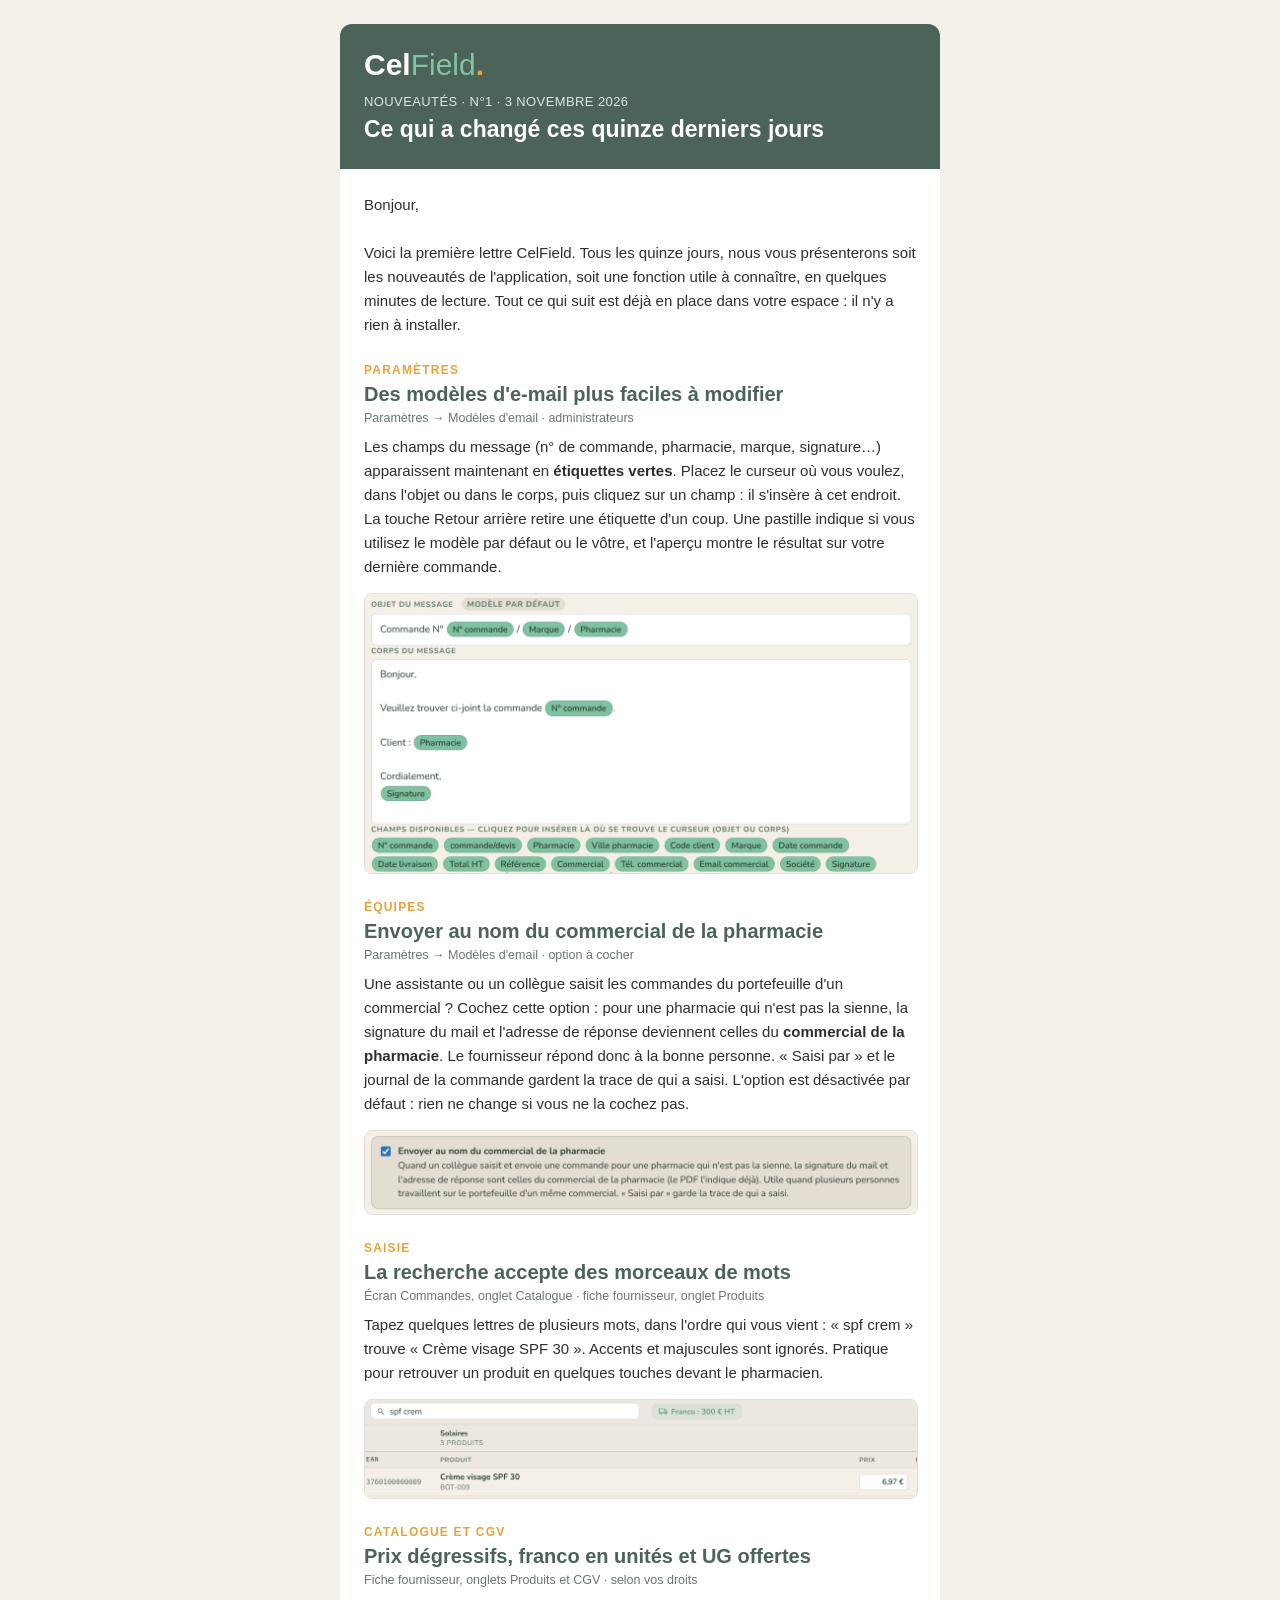
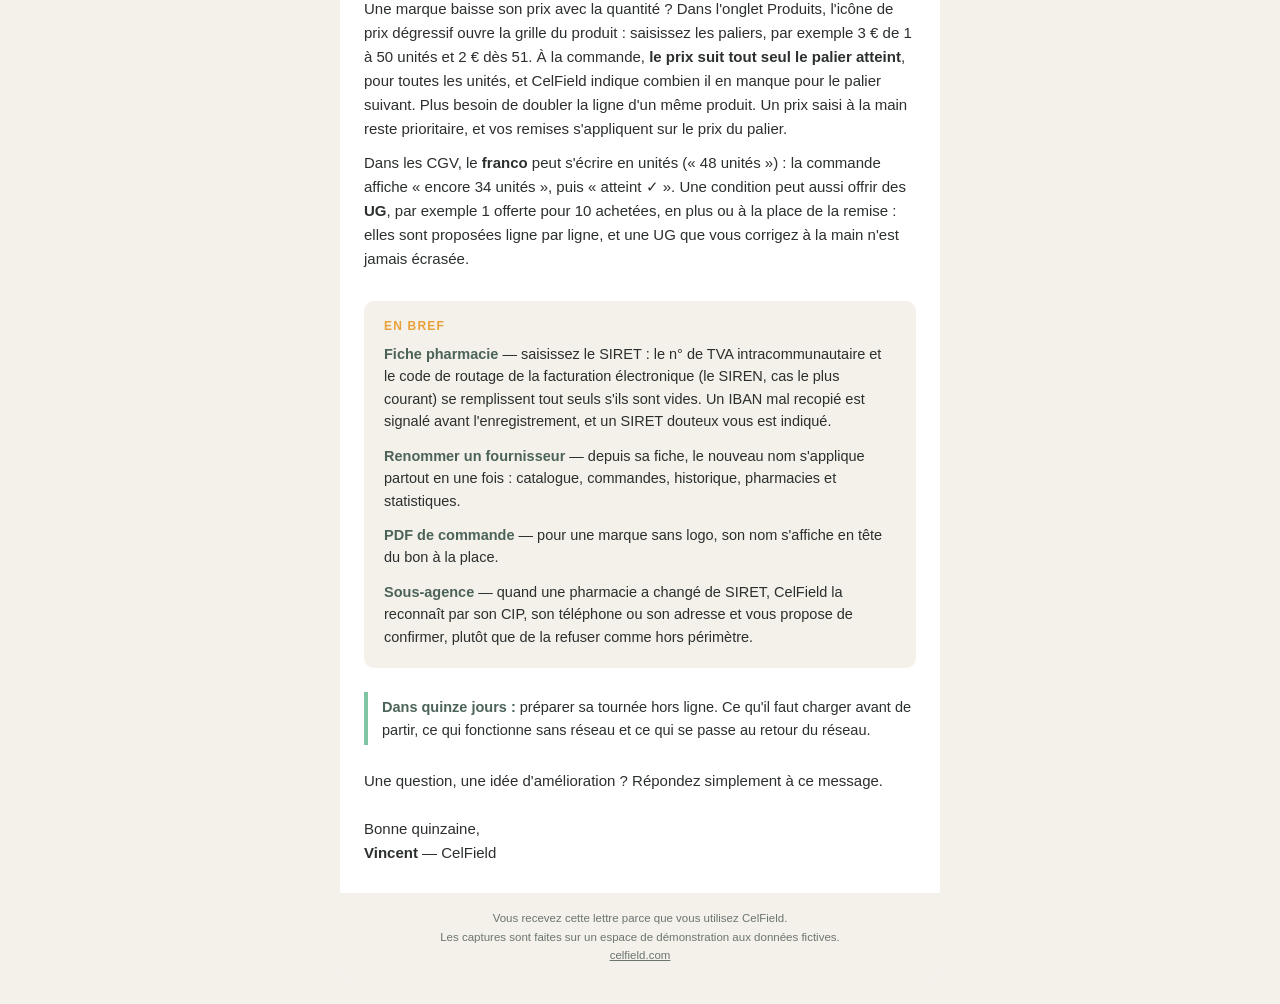
<file: public/newsletter/n01/index.html>
<!doctype html>
<html lang="fr"><head><meta charset="utf-8"><meta name="viewport" content="width=device-width,initial-scale=1">
<meta name="robots" content="noindex">
<title>CelField · Nouveautés n°1</title>
<style>@media (max-width:620px){.cont{width:100%!important}}</style>
</head>
<body style="margin:0;padding:0;background:#F4F0EA;">
<div style="display:none;max-height:0;overflow:hidden;opacity:0;">Prix dégressifs et UG dans les CGV, modèles d'e-mail plus simples, envoi au nom du commercial de la pharmacie, recherche par morceaux de mots.</div>
<table role="presentation" width="100%" cellpadding="0" cellspacing="0" border="0" style="background:#F4F0EA;">
<tr><td align="center" style="padding:24px 12px;">
<table role="presentation" class="cont" width="600" cellpadding="0" cellspacing="0" border="0" style="width:600px;max-width:600px;background:#FFFFFF;border-radius:12px;overflow:hidden;">

<tr><td style="background:#4B6358;padding:26px 24px 24px 24px;">
  <div style="font-family:'Nunito','Segoe UI',Helvetica,Arial,sans-serif;font-size:30px;line-height:1;color:#FFFFFF;font-weight:800;">Cel<span style="font-weight:300;color:#7FC4A3;">Field</span><span style="color:#E9A23B;">.</span></div>
  <div style="font-family:'Nunito','Segoe UI',Helvetica,Arial,sans-serif;font-size:13px;color:#DCE7E1;padding-top:14px;letter-spacing:.4px;">NOUVEAUTÉS · N°1 · 3 NOVEMBRE 2026</div>
  <div style="font-family:'Nunito','Segoe UI',Helvetica,Arial,sans-serif;font-size:23px;line-height:1.3;color:#FFFFFF;font-weight:700;padding-top:6px;">Ce qui a changé ces quinze derniers jours</div>
</td></tr>
<tr><td style="font-family:'Nunito','Segoe UI',Helvetica,Arial,sans-serif;font-size:15px;line-height:1.6;color:#2B2F2D;padding:24px 24px 0 24px;">
Bonjour,<br><br>
Voici la première lettre CelField. Tous les quinze jours, nous vous présenterons soit les nouveautés de l'application, soit une fonction utile à connaître, en quelques minutes de lecture. Tout ce qui suit est déjà en place dans votre espace&nbsp;: il n'y a rien à installer.
</td></tr>

<tr><td style="padding:26px 24px 0 24px;">
 <table role="presentation" width="100%" cellpadding="0" cellspacing="0" border="0">
  <tr><td style="font-family:'Nunito','Segoe UI',Helvetica,Arial,sans-serif;font-size:12px;font-weight:700;letter-spacing:1.2px;color:#E9A23B;text-transform:uppercase;">Paramètres</td></tr>
  <tr><td style="font-family:'Nunito','Segoe UI',Helvetica,Arial,sans-serif;font-size:20px;line-height:1.3;font-weight:800;color:#4B6358;padding-top:4px;">Des modèles d'e-mail plus faciles à modifier</td></tr>
  <tr><td style="font-family:'Nunito','Segoe UI',Helvetica,Arial,sans-serif;font-size:12.5px;color:#6B7570;padding-top:4px;">Paramètres → Modèles d'email · administrateurs</td></tr>
  <tr><td style="font-family:'Nunito','Segoe UI',Helvetica,Arial,sans-serif;font-size:15px;line-height:1.6;color:#2B2F2D;padding-top:10px;">Les champs du message (n° de commande, pharmacie, marque, signature…) apparaissent maintenant en <strong>étiquettes vertes</strong>. Placez le curseur où vous voulez, dans l'objet ou dans le corps, puis cliquez sur un champ&nbsp;: il s'insère à cet endroit. La touche Retour arrière retire une étiquette d'un coup. Une pastille indique si vous utilisez le modèle par défaut ou le vôtre, et l'aperçu montre le résultat sur votre dernière commande.</td></tr>
  <tr><td style="padding:14px 0 0 0;"><img src="modele-email.png" width="552" alt="L'éditeur de modèles d'e-mail, avec les champs en étiquettes" style="display:block;width:100%;max-width:552px;height:auto;border:1px solid #E3DED6;border-radius:8px;"></td></tr>
 </table>
</td></tr>
<tr><td style="padding:26px 24px 0 24px;">
 <table role="presentation" width="100%" cellpadding="0" cellspacing="0" border="0">
  <tr><td style="font-family:'Nunito','Segoe UI',Helvetica,Arial,sans-serif;font-size:12px;font-weight:700;letter-spacing:1.2px;color:#E9A23B;text-transform:uppercase;">Équipes</td></tr>
  <tr><td style="font-family:'Nunito','Segoe UI',Helvetica,Arial,sans-serif;font-size:20px;line-height:1.3;font-weight:800;color:#4B6358;padding-top:4px;">Envoyer au nom du commercial de la pharmacie</td></tr>
  <tr><td style="font-family:'Nunito','Segoe UI',Helvetica,Arial,sans-serif;font-size:12.5px;color:#6B7570;padding-top:4px;">Paramètres → Modèles d'email · option à cocher</td></tr>
  <tr><td style="font-family:'Nunito','Segoe UI',Helvetica,Arial,sans-serif;font-size:15px;line-height:1.6;color:#2B2F2D;padding-top:10px;">Une assistante ou un collègue saisit les commandes du portefeuille d'un commercial&nbsp;? Cochez cette option&nbsp;: pour une pharmacie qui n'est pas la sienne, la signature du mail et l'adresse de réponse deviennent celles du <strong>commercial de la pharmacie</strong>. Le fournisseur répond donc à la bonne personne. «&nbsp;Saisi par&nbsp;» et le journal de la commande gardent la trace de qui a saisi. L'option est désactivée par défaut&nbsp;: rien ne change si vous ne la cochez pas.</td></tr>
  <tr><td style="padding:14px 0 0 0;"><img src="option-au-nom.png" width="552" alt="L'option Envoyer au nom du commercial de la pharmacie" style="display:block;width:100%;max-width:552px;height:auto;border:1px solid #E3DED6;border-radius:8px;"></td></tr>
 </table>
</td></tr>
<tr><td style="padding:26px 24px 0 24px;">
 <table role="presentation" width="100%" cellpadding="0" cellspacing="0" border="0">
  <tr><td style="font-family:'Nunito','Segoe UI',Helvetica,Arial,sans-serif;font-size:12px;font-weight:700;letter-spacing:1.2px;color:#E9A23B;text-transform:uppercase;">Saisie</td></tr>
  <tr><td style="font-family:'Nunito','Segoe UI',Helvetica,Arial,sans-serif;font-size:20px;line-height:1.3;font-weight:800;color:#4B6358;padding-top:4px;">La recherche accepte des morceaux de mots</td></tr>
  <tr><td style="font-family:'Nunito','Segoe UI',Helvetica,Arial,sans-serif;font-size:12.5px;color:#6B7570;padding-top:4px;">Écran Commandes, onglet Catalogue · fiche fournisseur, onglet Produits</td></tr>
  <tr><td style="font-family:'Nunito','Segoe UI',Helvetica,Arial,sans-serif;font-size:15px;line-height:1.6;color:#2B2F2D;padding-top:10px;">Tapez quelques lettres de plusieurs mots, dans l'ordre qui vous vient&nbsp;: «&nbsp;spf crem&nbsp;» trouve «&nbsp;Crème visage SPF 30&nbsp;». Accents et majuscules sont ignorés. Pratique pour retrouver un produit en quelques touches devant le pharmacien.</td></tr>
  <tr><td style="padding:14px 0 0 0;"><img src="recherche.png" width="552" alt="Recherche «&nbsp;spf crem&nbsp;» dans le catalogue" style="display:block;width:100%;max-width:552px;height:auto;border:1px solid #E3DED6;border-radius:8px;"></td></tr>
 </table>
</td></tr>
<tr><td style="padding:26px 24px 0 24px;">
 <table role="presentation" width="100%" cellpadding="0" cellspacing="0" border="0">
  <tr><td style="font-family:'Nunito','Segoe UI',Helvetica,Arial,sans-serif;font-size:12px;font-weight:700;letter-spacing:1.2px;color:#E9A23B;text-transform:uppercase;">Catalogue et CGV</td></tr>
  <tr><td style="font-family:'Nunito','Segoe UI',Helvetica,Arial,sans-serif;font-size:20px;line-height:1.3;font-weight:800;color:#4B6358;padding-top:4px;">Prix dégressifs, franco en unités et UG offertes</td></tr>
  <tr><td style="font-family:'Nunito','Segoe UI',Helvetica,Arial,sans-serif;font-size:12.5px;color:#6B7570;padding-top:4px;">Fiche fournisseur, onglets Produits et CGV · selon vos droits</td></tr>
  <tr><td style="font-family:'Nunito','Segoe UI',Helvetica,Arial,sans-serif;font-size:15px;line-height:1.6;color:#2B2F2D;padding-top:10px;">Une marque baisse son prix avec la quantité&nbsp;? Dans l'onglet Produits, l'icône de prix dégressif ouvre la grille du produit&nbsp;: saisissez les paliers, par exemple 3&nbsp;€ de 1 à 50 unités et 2&nbsp;€ dès 51. À la commande, <strong>le prix suit tout seul le palier atteint</strong>, pour toutes les unités, et CelField indique combien il en manque pour le palier suivant. Plus besoin de doubler la ligne d'un même produit. Un prix saisi à la main reste prioritaire, et vos remises s'appliquent sur le prix du palier.</td></tr>
  <tr><td style="font-family:'Nunito','Segoe UI',Helvetica,Arial,sans-serif;font-size:15px;line-height:1.6;color:#2B2F2D;padding-top:10px;">Dans les CGV, le <strong>franco</strong> peut s'écrire en unités («&nbsp;48 unités&nbsp;»)&nbsp;: la commande affiche «&nbsp;encore 34 unités&nbsp;», puis «&nbsp;atteint&nbsp;✓&nbsp;». Une condition peut aussi offrir des <strong>UG</strong>, par exemple 1 offerte pour 10 achetées, en plus ou à la place de la remise&nbsp;: elles sont proposées ligne par ligne, et une UG que vous corrigez à la main n'est jamais écrasée.</td></tr>
 </table>
</td></tr>
<tr><td style="padding:30px 24px 0 24px;">
 <table role="presentation" width="100%" cellpadding="0" cellspacing="0" border="0" style="background:#F4F0EA;border-radius:10px;">
  <tr><td style="padding:18px 20px 8px 20px;">
   <table role="presentation" width="100%" cellpadding="0" cellspacing="0" border="0">
    <tr><td style="font-family:'Nunito','Segoe UI',Helvetica,Arial,sans-serif;font-size:12px;font-weight:700;letter-spacing:1.2px;color:#E9A23B;text-transform:uppercase;padding-bottom:10px;">En bref</td></tr>
    <tr><td style="font-family:'Nunito','Segoe UI',Helvetica,Arial,sans-serif;font-size:14.5px;line-height:1.55;color:#2B2F2D;padding:0 0 12px 0;"><strong style="color:#4B6358;">Fiche pharmacie</strong> — saisissez le SIRET&nbsp;: le n° de TVA intracommunautaire et le code de routage de la facturation électronique (le SIREN, cas le plus courant) se remplissent tout seuls s'ils sont vides. Un IBAN mal recopié est signalé avant l'enregistrement, et un SIRET douteux vous est indiqué.</td></tr><tr><td style="font-family:'Nunito','Segoe UI',Helvetica,Arial,sans-serif;font-size:14.5px;line-height:1.55;color:#2B2F2D;padding:0 0 12px 0;"><strong style="color:#4B6358;">Renommer un fournisseur</strong> — depuis sa fiche, le nouveau nom s'applique partout en une fois&nbsp;: catalogue, commandes, historique, pharmacies et statistiques.</td></tr><tr><td style="font-family:'Nunito','Segoe UI',Helvetica,Arial,sans-serif;font-size:14.5px;line-height:1.55;color:#2B2F2D;padding:0 0 12px 0;"><strong style="color:#4B6358;">PDF de commande</strong> — pour une marque sans logo, son nom s'affiche en tête du bon à la place.</td></tr><tr><td style="font-family:'Nunito','Segoe UI',Helvetica,Arial,sans-serif;font-size:14.5px;line-height:1.55;color:#2B2F2D;padding:0 0 12px 0;"><strong style="color:#4B6358;">Sous-agence</strong> — quand une pharmacie a changé de SIRET, CelField la reconnaît par son CIP, son téléphone ou son adresse et vous propose de confirmer, plutôt que de la refuser comme hors périmètre.</td></tr>
   </table>
  </td></tr>
 </table>
</td></tr>
<tr><td style="padding:24px 24px 0 24px;">
 <table role="presentation" width="100%" cellpadding="0" cellspacing="0" border="0" style="border-left:4px solid #7FC4A3;">
  <tr><td style="font-family:'Nunito','Segoe UI',Helvetica,Arial,sans-serif;font-size:14.5px;line-height:1.55;color:#2B2F2D;padding:4px 0 4px 14px;"><strong style="color:#4B6358;">Dans quinze jours&nbsp;:</strong> préparer sa tournée hors ligne. Ce qu'il faut charger avant de partir, ce qui fonctionne sans réseau et ce qui se passe au retour du réseau.</td></tr>
 </table>
</td></tr>
<tr><td style="font-family:'Nunito','Segoe UI',Helvetica,Arial,sans-serif;font-size:15px;line-height:1.6;color:#2B2F2D;padding:24px 24px 28px 24px;">
Une question, une idée d'amélioration&nbsp;? Répondez simplement à ce message.<br><br>
Bonne quinzaine,<br><strong>Vincent</strong> — CelField
</td></tr>
<tr><td style="background:#F4F0EA;font-family:'Nunito','Segoe UI',Helvetica,Arial,sans-serif;font-size:11.5px;line-height:1.6;color:#6B7570;padding:16px 24px;" align="center">
Vous recevez cette lettre parce que vous utilisez CelField.<br>
Les captures sont faites sur un espace de démonstration aux données fictives.<br>
<a href="https://celfield.com" style="color:#6B7570;">celfield.com</a>
</td></tr>
</table>
</td></tr></table>
</body></html>
</file>
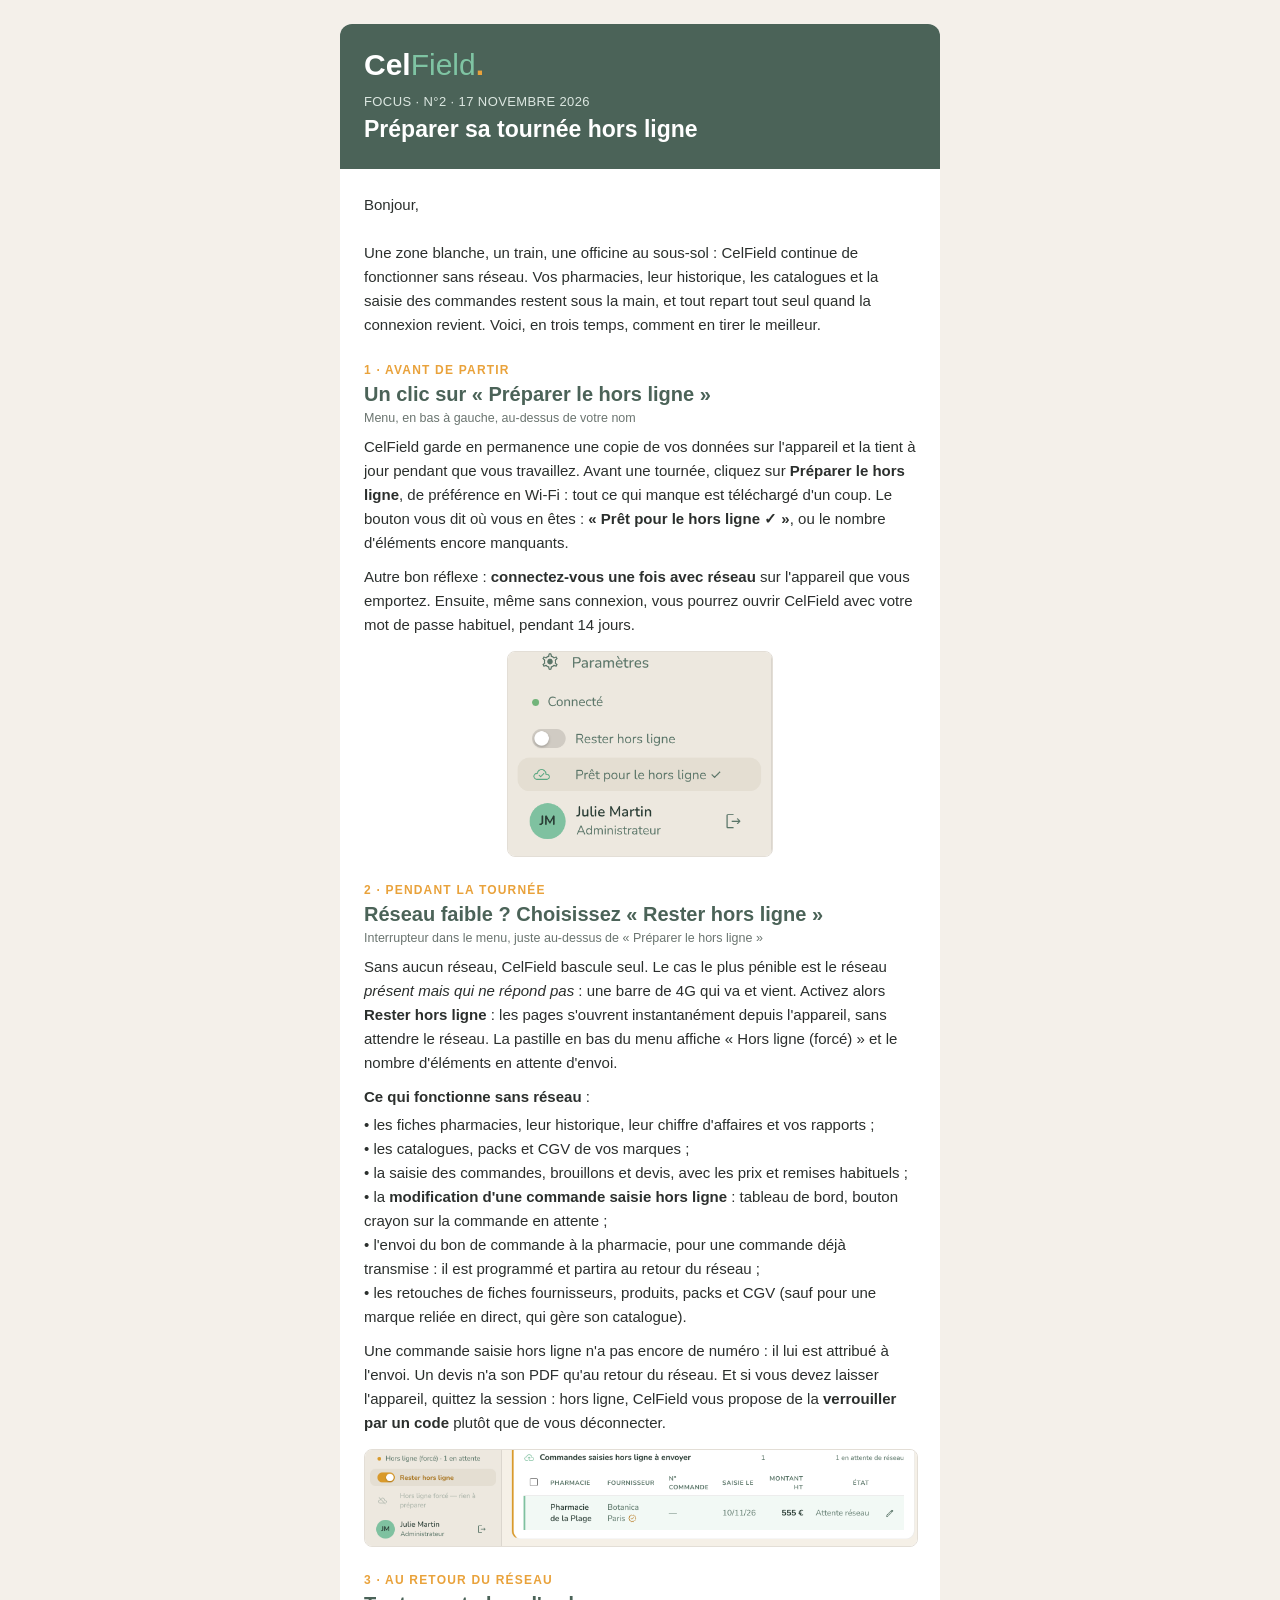
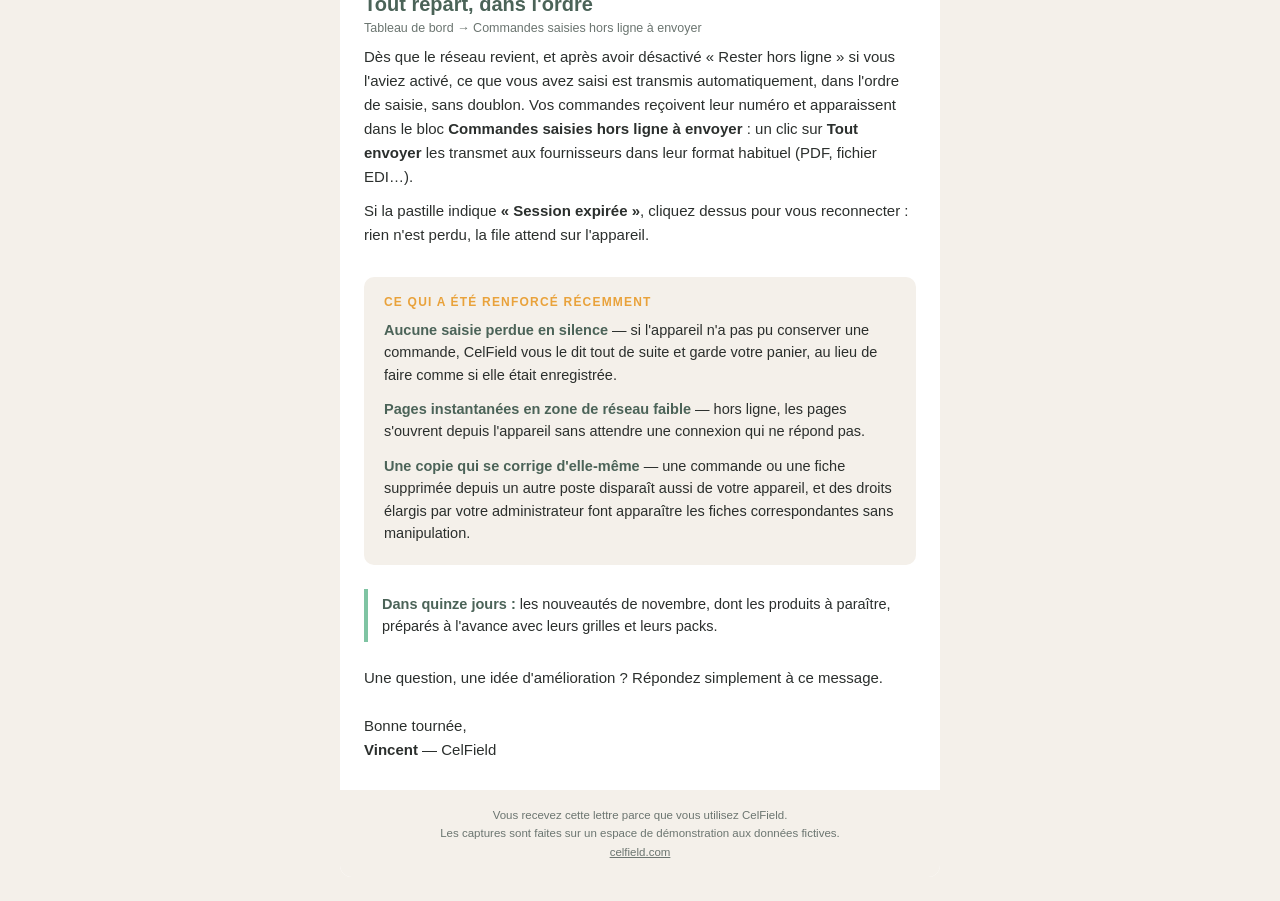
<file: public/newsletter/n02/index.html>
<!doctype html>
<html lang="fr"><head><meta charset="utf-8"><meta name="viewport" content="width=device-width,initial-scale=1">
<meta name="robots" content="noindex">
<title>CelField · Focus n°2 — Préparer sa tournée hors ligne</title>
<style>@media (max-width:620px){.cont{width:100%!important}}</style>
</head>
<body style="margin:0;padding:0;background:#F4F0EA;">
<div style="display:none;max-height:0;overflow:hidden;opacity:0;">Avant de partir, pendant la tournée, au retour du réseau : tout ce qu'il faut savoir pour travailler sans connexion.</div>
<table role="presentation" width="100%" cellpadding="0" cellspacing="0" border="0" style="background:#F4F0EA;">
<tr><td align="center" style="padding:24px 12px;">
<table role="presentation" class="cont" width="600" cellpadding="0" cellspacing="0" border="0" style="width:600px;max-width:600px;background:#FFFFFF;border-radius:12px;overflow:hidden;">

<tr><td style="background:#4B6358;padding:26px 24px 24px 24px;">
  <div style="font-family:'Nunito','Segoe UI',Helvetica,Arial,sans-serif;font-size:30px;line-height:1;color:#FFFFFF;font-weight:800;">Cel<span style="font-weight:300;color:#7FC4A3;">Field</span><span style="color:#E9A23B;">.</span></div>
  <div style="font-family:'Nunito','Segoe UI',Helvetica,Arial,sans-serif;font-size:13px;color:#DCE7E1;padding-top:14px;letter-spacing:.4px;">FOCUS · N°2 · 17 NOVEMBRE 2026</div>
  <div style="font-family:'Nunito','Segoe UI',Helvetica,Arial,sans-serif;font-size:23px;line-height:1.3;color:#FFFFFF;font-weight:700;padding-top:6px;">Préparer sa tournée hors ligne</div>
</td></tr>
<tr><td style="font-family:'Nunito','Segoe UI',Helvetica,Arial,sans-serif;font-size:15px;line-height:1.6;color:#2B2F2D;padding:24px 24px 0 24px;">
Bonjour,<br><br>
Une zone blanche, un train, une officine au sous-sol&nbsp;: CelField continue de fonctionner sans réseau. Vos pharmacies, leur historique, les catalogues et la saisie des commandes restent sous la main, et tout repart tout seul quand la connexion revient. Voici, en trois temps, comment en tirer le meilleur.
</td></tr>

<tr><td style="padding:26px 24px 0 24px;">
 <table role="presentation" width="100%" cellpadding="0" cellspacing="0" border="0">
  <tr><td style="font-family:'Nunito','Segoe UI',Helvetica,Arial,sans-serif;font-size:12px;font-weight:700;letter-spacing:1.2px;color:#E9A23B;text-transform:uppercase;">1 · Avant de partir</td></tr>
  <tr><td style="font-family:'Nunito','Segoe UI',Helvetica,Arial,sans-serif;font-size:20px;line-height:1.3;font-weight:800;color:#4B6358;padding-top:4px;">Un clic sur «&nbsp;Préparer le hors ligne&nbsp;»</td></tr>
  <tr><td style="font-family:'Nunito','Segoe UI',Helvetica,Arial,sans-serif;font-size:12.5px;color:#6B7570;padding-top:4px;">Menu, en bas à gauche, au-dessus de votre nom</td></tr>
  <tr><td style="font-family:'Nunito','Segoe UI',Helvetica,Arial,sans-serif;font-size:15px;line-height:1.6;color:#2B2F2D;padding-top:10px;">CelField garde en permanence une copie de vos données sur l'appareil et la tient à jour pendant que vous travaillez. Avant une tournée, cliquez sur <strong>Préparer le hors ligne</strong>, de préférence en Wi-Fi&nbsp;: tout ce qui manque est téléchargé d'un coup. Le bouton vous dit où vous en êtes&nbsp;: <strong>«&nbsp;Prêt pour le hors ligne&nbsp;✓&nbsp;»</strong>, ou le nombre d'éléments encore manquants.</td></tr>
  <tr><td style="font-family:'Nunito','Segoe UI',Helvetica,Arial,sans-serif;font-size:15px;line-height:1.6;color:#2B2F2D;padding-top:10px;">Autre bon réflexe&nbsp;: <strong>connectez-vous une fois avec réseau</strong> sur l'appareil que vous emportez. Ensuite, même sans connexion, vous pourrez ouvrir CelField avec votre mot de passe habituel, pendant 14 jours.</td></tr>
  <tr><td align="center" style="padding:14px 0 0 0;"><img src="preparer.png" width="264" alt="Le bas du menu : Connecté, l'interrupteur Rester hors ligne et le bouton Prêt pour le hors ligne" style="display:block;width:264px;max-width:100%;height:auto;border:1px solid #E3DED6;border-radius:8px;"></td></tr>
 </table>
</td></tr>

<tr><td style="padding:26px 24px 0 24px;">
 <table role="presentation" width="100%" cellpadding="0" cellspacing="0" border="0">
  <tr><td style="font-family:'Nunito','Segoe UI',Helvetica,Arial,sans-serif;font-size:12px;font-weight:700;letter-spacing:1.2px;color:#E9A23B;text-transform:uppercase;">2 · Pendant la tournée</td></tr>
  <tr><td style="font-family:'Nunito','Segoe UI',Helvetica,Arial,sans-serif;font-size:20px;line-height:1.3;font-weight:800;color:#4B6358;padding-top:4px;">Réseau faible&nbsp;? Choisissez «&nbsp;Rester hors ligne&nbsp;»</td></tr>
  <tr><td style="font-family:'Nunito','Segoe UI',Helvetica,Arial,sans-serif;font-size:12.5px;color:#6B7570;padding-top:4px;">Interrupteur dans le menu, juste au-dessus de «&nbsp;Préparer le hors ligne&nbsp;»</td></tr>
  <tr><td style="font-family:'Nunito','Segoe UI',Helvetica,Arial,sans-serif;font-size:15px;line-height:1.6;color:#2B2F2D;padding-top:10px;">Sans aucun réseau, CelField bascule seul. Le cas le plus pénible est le réseau <em>présent mais qui ne répond pas</em>&nbsp;: une barre de 4G qui va et vient. Activez alors <strong>Rester hors ligne</strong>&nbsp;: les pages s'ouvrent instantanément depuis l'appareil, sans attendre le réseau. La pastille en bas du menu affiche «&nbsp;Hors ligne (forcé)&nbsp;» et le nombre d'éléments en attente d'envoi.</td></tr>
  <tr><td style="font-family:'Nunito','Segoe UI',Helvetica,Arial,sans-serif;font-size:15px;line-height:1.6;color:#2B2F2D;padding-top:10px;"><strong>Ce qui fonctionne sans réseau</strong>&nbsp;:</td></tr>
  <tr><td style="font-family:'Nunito','Segoe UI',Helvetica,Arial,sans-serif;font-size:15px;line-height:1.6;color:#2B2F2D;padding-top:4px;">
   • les fiches pharmacies, leur historique, leur chiffre d'affaires et vos rapports&nbsp;;<br>
   • les catalogues, packs et CGV de vos marques&nbsp;;<br>
   • la saisie des commandes, brouillons et devis, avec les prix et remises habituels&nbsp;;<br>
   • la <strong>modification d'une commande saisie hors ligne</strong>&nbsp;: tableau de bord, bouton crayon sur la commande en attente&nbsp;;<br>
   • l'envoi du bon de commande à la pharmacie, pour une commande déjà transmise&nbsp;: il est programmé et partira au retour du réseau&nbsp;;<br>
   • les retouches de fiches fournisseurs, produits, packs et CGV (sauf pour une marque reliée en direct, qui gère son catalogue).
  </td></tr>
  <tr><td style="font-family:'Nunito','Segoe UI',Helvetica,Arial,sans-serif;font-size:15px;line-height:1.6;color:#2B2F2D;padding-top:10px;">Une commande saisie hors ligne n'a pas encore de numéro&nbsp;: il lui est attribué à l'envoi. Un devis n'a son PDF qu'au retour du réseau. Et si vous devez laisser l'appareil, quittez la session&nbsp;: hors ligne, CelField vous propose de la <strong>verrouiller par un code</strong> plutôt que de vous déconnecter.</td></tr>
  <tr><td style="padding:14px 0 0 0;"><img src="hors-ligne.png" width="552" alt="Hors ligne (forcé) · 1 en attente : la commande saisie attend le réseau sur le tableau de bord" style="display:block;width:100%;max-width:552px;height:auto;border:1px solid #E3DED6;border-radius:8px;"></td></tr>
 </table>
</td></tr>

<tr><td style="padding:26px 24px 0 24px;">
 <table role="presentation" width="100%" cellpadding="0" cellspacing="0" border="0">
  <tr><td style="font-family:'Nunito','Segoe UI',Helvetica,Arial,sans-serif;font-size:12px;font-weight:700;letter-spacing:1.2px;color:#E9A23B;text-transform:uppercase;">3 · Au retour du réseau</td></tr>
  <tr><td style="font-family:'Nunito','Segoe UI',Helvetica,Arial,sans-serif;font-size:20px;line-height:1.3;font-weight:800;color:#4B6358;padding-top:4px;">Tout repart, dans l'ordre</td></tr>
  <tr><td style="font-family:'Nunito','Segoe UI',Helvetica,Arial,sans-serif;font-size:12.5px;color:#6B7570;padding-top:4px;">Tableau de bord → Commandes saisies hors ligne à envoyer</td></tr>
  <tr><td style="font-family:'Nunito','Segoe UI',Helvetica,Arial,sans-serif;font-size:15px;line-height:1.6;color:#2B2F2D;padding-top:10px;">Dès que le réseau revient, et après avoir désactivé «&nbsp;Rester hors ligne&nbsp;» si vous l'aviez activé, ce que vous avez saisi est transmis automatiquement, dans l'ordre de saisie, sans doublon. Vos commandes reçoivent leur numéro et apparaissent dans le bloc <strong>Commandes saisies hors ligne à envoyer</strong>&nbsp;: un clic sur <strong>Tout envoyer</strong> les transmet aux fournisseurs dans leur format habituel (PDF, fichier EDI…).</td></tr>
  <tr><td style="font-family:'Nunito','Segoe UI',Helvetica,Arial,sans-serif;font-size:15px;line-height:1.6;color:#2B2F2D;padding-top:10px;">Si la pastille indique <strong>«&nbsp;Session expirée&nbsp;»</strong>, cliquez dessus pour vous reconnecter&nbsp;: rien n'est perdu, la file attend sur l'appareil.</td></tr>
 </table>
</td></tr>

<tr><td style="padding:30px 24px 0 24px;">
 <table role="presentation" width="100%" cellpadding="0" cellspacing="0" border="0" style="background:#F4F0EA;border-radius:10px;">
  <tr><td style="padding:18px 20px 8px 20px;">
   <table role="presentation" width="100%" cellpadding="0" cellspacing="0" border="0">
    <tr><td style="font-family:'Nunito','Segoe UI',Helvetica,Arial,sans-serif;font-size:12px;font-weight:700;letter-spacing:1.2px;color:#E9A23B;text-transform:uppercase;padding-bottom:10px;">Ce qui a été renforcé récemment</td></tr>
    <tr><td style="font-family:'Nunito','Segoe UI',Helvetica,Arial,sans-serif;font-size:14.5px;line-height:1.55;color:#2B2F2D;padding:0 0 12px 0;"><strong style="color:#4B6358;">Aucune saisie perdue en silence</strong> — si l'appareil n'a pas pu conserver une commande, CelField vous le dit tout de suite et garde votre panier, au lieu de faire comme si elle était enregistrée.</td></tr>
    <tr><td style="font-family:'Nunito','Segoe UI',Helvetica,Arial,sans-serif;font-size:14.5px;line-height:1.55;color:#2B2F2D;padding:0 0 12px 0;"><strong style="color:#4B6358;">Pages instantanées en zone de réseau faible</strong> — hors ligne, les pages s'ouvrent depuis l'appareil sans attendre une connexion qui ne répond pas.</td></tr>
    <tr><td style="font-family:'Nunito','Segoe UI',Helvetica,Arial,sans-serif;font-size:14.5px;line-height:1.55;color:#2B2F2D;padding:0 0 12px 0;"><strong style="color:#4B6358;">Une copie qui se corrige d'elle-même</strong> — une commande ou une fiche supprimée depuis un autre poste disparaît aussi de votre appareil, et des droits élargis par votre administrateur font apparaître les fiches correspondantes sans manipulation.</td></tr>
   </table>
  </td></tr>
 </table>
</td></tr>
<tr><td style="padding:24px 24px 0 24px;">
 <table role="presentation" width="100%" cellpadding="0" cellspacing="0" border="0" style="border-left:4px solid #7FC4A3;">
  <tr><td style="font-family:'Nunito','Segoe UI',Helvetica,Arial,sans-serif;font-size:14.5px;line-height:1.55;color:#2B2F2D;padding:4px 0 4px 14px;"><strong style="color:#4B6358;">Dans quinze jours&nbsp;:</strong> les nouveautés de novembre, dont les produits à paraître, préparés à l'avance avec leurs grilles et leurs packs.</td></tr>
 </table>
</td></tr>
<tr><td style="font-family:'Nunito','Segoe UI',Helvetica,Arial,sans-serif;font-size:15px;line-height:1.6;color:#2B2F2D;padding:24px 24px 28px 24px;">
Une question, une idée d'amélioration&nbsp;? Répondez simplement à ce message.<br><br>
Bonne tournée,<br><strong>Vincent</strong> — CelField
</td></tr>
<tr><td style="background:#F4F0EA;font-family:'Nunito','Segoe UI',Helvetica,Arial,sans-serif;font-size:11.5px;line-height:1.6;color:#6B7570;padding:16px 24px;" align="center">
Vous recevez cette lettre parce que vous utilisez CelField.<br>
Les captures sont faites sur un espace de démonstration aux données fictives.<br>

<a href="https://celfield.com" style="color:#6B7570;">celfield.com</a>
</td></tr>
</table>
</td></tr></table>
</body></html>
</file>
